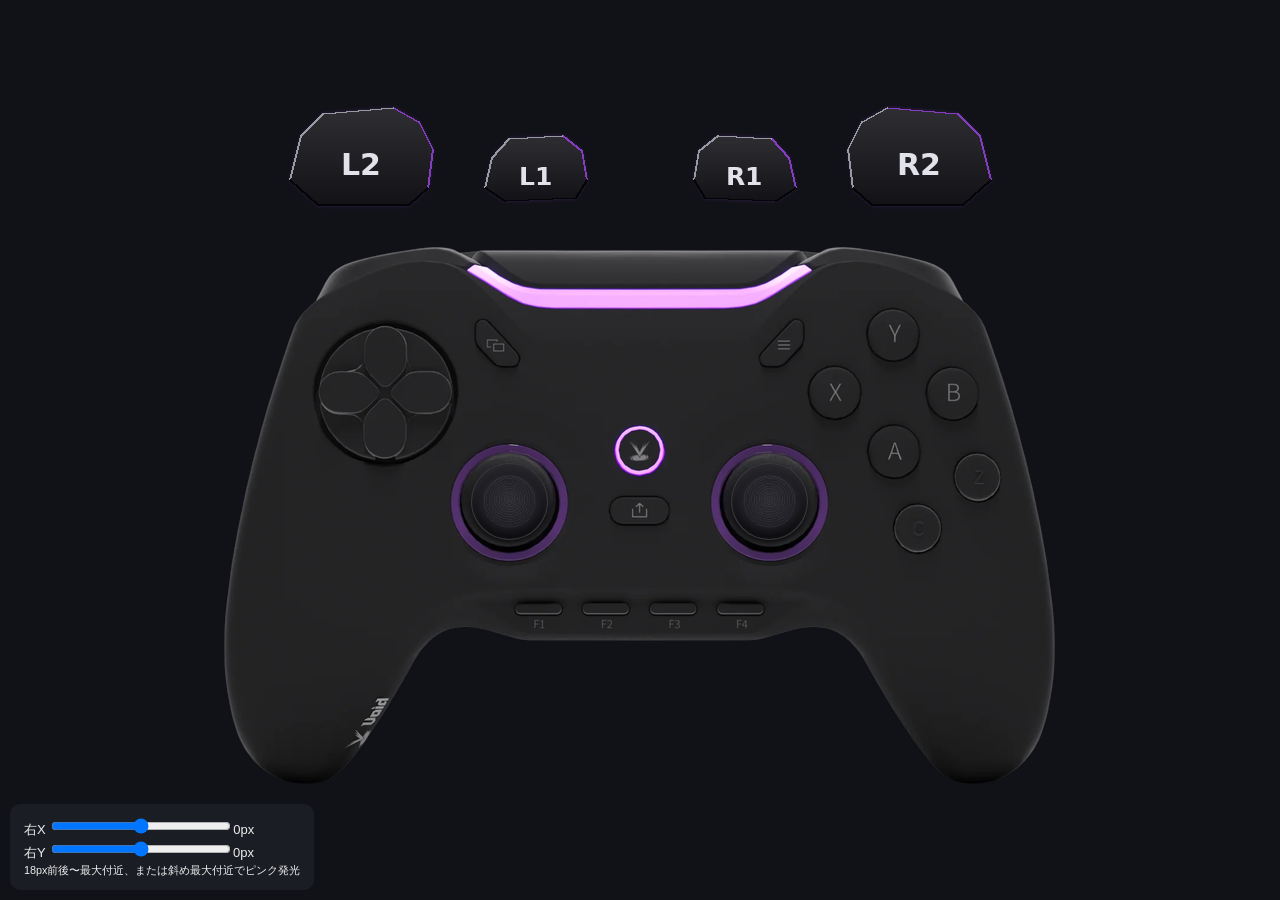
<file: index.html>
<!doctype html>
<html lang="ja">
<head>
<meta charset="utf-8">
<title>VOID GENESIS GPV v9 Preview</title>
<style>
html,body{margin:0;width:100%;height:100%;background:#111218;overflow:hidden;font-family:Arial,sans-serif}
.host{position:absolute;left:50%;top:50%;width:1000px;height:750px;transform:translate(-50%,-50%)}
.panel{position:fixed;left:10px;bottom:10px;background:#1b1d24;color:#eee;padding:12px 14px;border-radius:10px;font-size:13px;z-index:100}
.panel input{width:180px}
</style>
<link rel="stylesheet" href="./void-genesis-gamepadviewer.css">
</head>
<body>
<div class="host">
  <div class="controller custom">
    <div class="triggers"><div class="trigger left"></div><div class="trigger right"></div></div>
    <div class="bumpers"><div class="bumper left"></div><div class="bumper right"></div></div>
    <div class="arrows"><div class="back"></div><div class="start"></div></div>
    <div class="abxy"><div class="button a"></div><div class="button b"></div><div class="button x"></div><div class="button y"></div></div>
    <div class="sticks"><div class="stick left"></div><div class="stick right" id="rstick"></div></div>
    <div class="dpad"><div class="face up"></div><div class="face down"></div><div class="face left"></div><div class="face right"></div></div>
  </div>
</div>
<div class="panel">
  右X <input id="rx" type="range" min="-22" max="22" step=".1" value="0"><span id="rxv">0</span>px<br>
  右Y <input id="ry" type="range" min="-22" max="22" step=".1" value="0"><span id="ryv">0</span>px<br>
  <small>18px前後〜最大付近、または斜め最大付近でピンク発光</small>
</div>
<script>
const r=document.getElementById('rstick');
const rx=document.getElementById('rx'), ry=document.getElementById('ry');
function update(){
  r.style.marginLeft=Number(rx.value)+'px';
  r.style.marginTop=Number(ry.value)+'px';
  r.style.transform=`rotateX(${-Number(ry.value)}deg) rotateY(${Number(rx.value)}deg)`;
  rxv.textContent=rx.value; ryv.textContent=ry.value;
}
rx.oninput=ry.oninput=update; update();
</script>
</body>
</html>
</file>
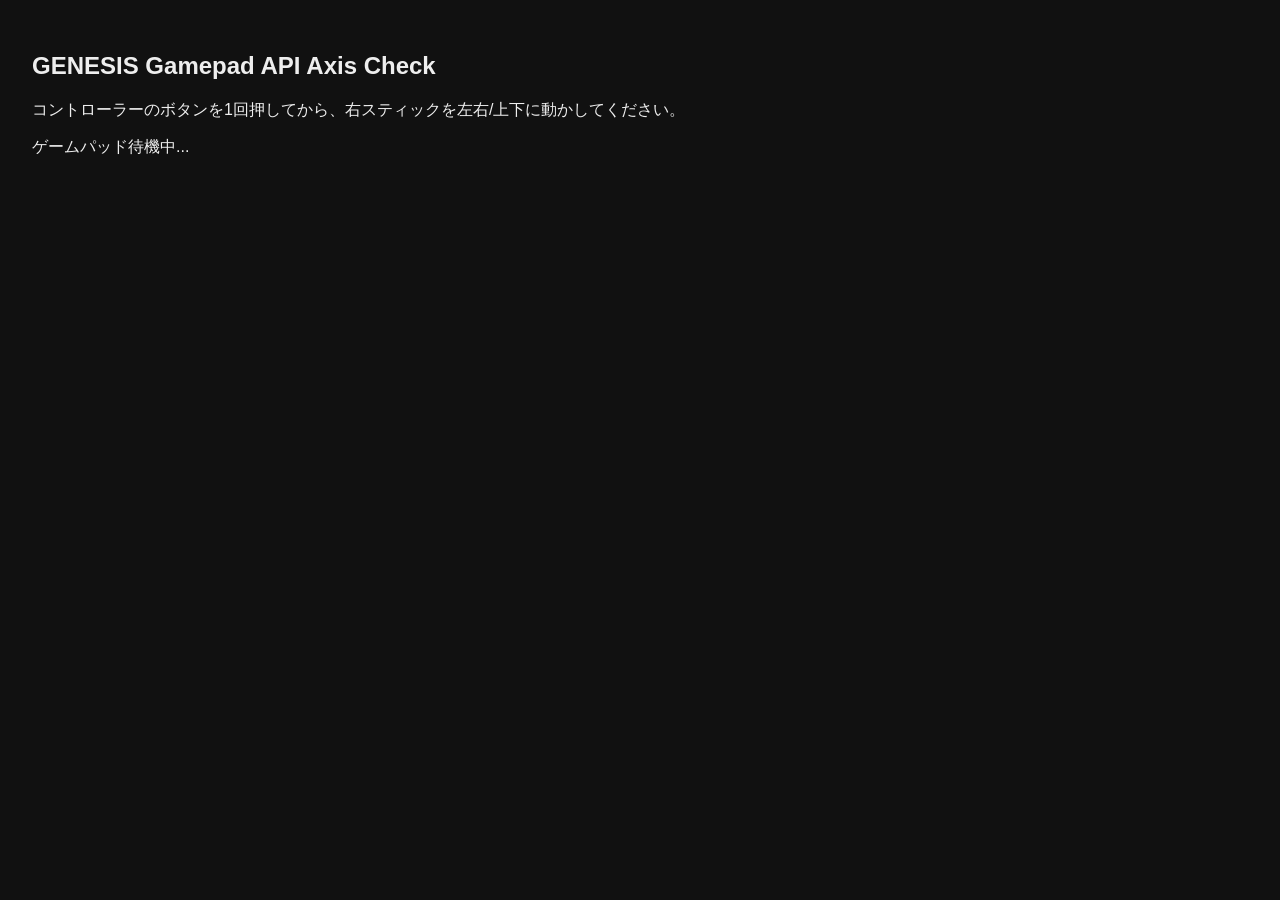
<file: axis-check.html>
<!doctype html>
<html lang="ja">
<head><meta charset="utf-8"><title>GENESIS Axis Check</title>
<style>
body{font-family:Arial,sans-serif;background:#111;color:#eee;padding:24px}
.row{display:flex;align-items:center;gap:12px;margin:10px 0}
.name{width:70px}.bar{width:420px;height:20px;background:#333;position:relative;border-radius:10px;overflow:hidden}
.fill{position:absolute;left:50%;top:0;height:100%;width:0;background:#c75cff}
.val{width:100px;font-family:monospace}
</style></head>
<body>
<h2>GENESIS Gamepad API Axis Check</h2>
<p>コントローラーのボタンを1回押してから、右スティックを左右/上下に動かしてください。</p>
<div id="info">ゲームパッド待機中...</div>
<div id="axes"></div>
<script>
function frame(){
 const pads=navigator.getGamepads?navigator.getGamepads():[];
 const g=[...pads].find(Boolean);
 if(g){
   document.getElementById('info').textContent=g.id+' / mapping: '+g.mapping;
   const host=document.getElementById('axes');
   if(host.children.length!==g.axes.length){
     host.innerHTML='';
     g.axes.forEach((_,i)=>{
       const row=document.createElement('div'); row.className='row';
       row.innerHTML='<div class="name">Axis '+i+'</div><div class="bar"><div class="fill"></div></div><div class="val"></div>';
       host.appendChild(row);
     });
   }
   [...host.children].forEach((row,i)=>{
     const v=g.axes[i]||0;
     const fill=row.querySelector('.fill');
     if(v>=0){fill.style.left='50%';fill.style.width=(v*50)+'%'}
     else{fill.style.left=(50+v*50)+'%';fill.style.width=(-v*50)+'%'}
     row.querySelector('.val').textContent=v.toFixed(4);
   });
 }
 requestAnimationFrame(frame);
}
frame();
</script></body></html>
</file>
<file: void-genesis-gamepadviewer.css>
/*
  VOID Gaming GENESIS / GamePad Viewer Skin v9
  ------------------------------------------------------------
  Designed from the user's real front-view GENESIS image. v6 uses GamePad Viewer's native controller centering.
  Canvas: 1000 x 750
  Input model: standard XInput / Gamepad Viewer custom skin DOM.
  L2/R2: analog intensity glow
  L1/R1: pressed glow
  L3/R3: the CENTER of the thumb cap glows when stick-click is pressed.
*/

.controller.custom {
    width: 1000px;
    height: 750px;
    background: url("./genesis-base.png?v=9") 0 0 / 1000px 750px no-repeat;
    overflow: visible;
    opacity: 1 !important;
    filter: none !important;
    -webkit-filter: none !important;
}

.controller.custom.disconnected,
.custom.disconnected {
    opacity: 1 !important;
    filter: none !important;
    -webkit-filter: none !important;
}
.custom.disconnected > div {
    display: none !important;
}

/* Hide GamePad Viewer's built-in player quadrant. */
.custom .quadrant {
    display: none !important;
}

/* =========================
   L2 / R2 analog triggers
   ========================= */
.custom .triggers {
    position: absolute;
    left: 0;
    top: 0;
    width: 1000px;
    height: 158.33px;
    pointer-events: none;
}
.custom .trigger {
    position: absolute;
    margin: 0 !important;
    float: none !important;
    opacity: 0;
    box-sizing: border-box;
    background:
      radial-gradient(circle at 50% 58%, rgba(229,188,255,.95) 0 8%, rgba(170,74,255,.78) 34%, rgba(72,29,111,.25) 70%, transparent 72%),
      linear-gradient(180deg, rgba(255,255,255,.15), rgba(148,59,225,.38));
    border: 2.50px solid rgba(230,183,255,.96);
    filter: drop-shadow(0 0 7.50px rgba(185,82,255,.95))
            drop-shadow(0 0 16.67px rgba(148,60,255,.58));
    color: #fff;
}
.custom .trigger::after {
    position: absolute;
    inset: 0;
    display: grid;
    place-items: center;
    font: 700 30px/1 Arial, sans-serif;
    color: #fff;
    text-shadow: 0 0 5.83px #d99bff, 0 0 13.33px #a94cff;
}
.custom .trigger.left {
    left: 150px;
    top: 32px;
    width: 141.67px;
    height: 100px;
    clip-path: polygon(8% 73%, 14% 28%, 28% 7%, 73% 2%, 90% 16%, 100% 43%, 96% 82%, 82% 98%, 20% 98%);
    border-radius: 20px;
}
.custom .trigger.right {
    left: 708.33px;
    top: 32px;
    width: 141.67px;
    height: 100px;
    clip-path: polygon(4% 82%, 0 43%, 10% 16%, 27% 2%, 72% 7%, 86% 28%, 92% 73%, 80% 98%, 18% 98%);
    border-radius: 20px;
}
.custom .trigger.left::after { content: "L2"; }
.custom .trigger.right::after { content: "R2"; }

/* =========================
   L1 / R1 bumpers
   ========================= */
.custom .bumpers {
    position: absolute;
    left: 0;
    top: 0;
    width: 1000px;
    height: 158.33px;
    pointer-events: none;
}
.custom .bumper {
    position: absolute;
    margin: 0 !important;
    float: none !important;
    opacity: 0;
    box-sizing: border-box;
    background:
      radial-gradient(circle at 50% 60%, rgba(232,196,255,.90) 0 6%, rgba(170,76,255,.72) 33%, rgba(80,30,123,.18) 72%, transparent 73%),
      linear-gradient(180deg, rgba(255,255,255,.16), rgba(149,58,229,.36));
    border: 2.50px solid rgba(229,185,255,.94);
    filter: drop-shadow(0 0 7.50px rgba(185,82,255,.95))
            drop-shadow(0 0 14.17px rgba(148,60,255,.55));
    color: #fff;
}
.custom .bumper::after {
    position: absolute;
    inset: 0;
    display: grid;
    place-items: center;
    font: 700 25px/1 Arial, sans-serif;
    color: white;
    text-shadow: 0 0 5.83px #d99bff, 0 0 11.67px #a94cff;
}
.custom .bumper.left {
    left: 345px;
    top: 60px;
    width: 100.83px;
    height: 66.67px;
    clip-path: polygon(2% 80%, 8% 32%, 25% 8%, 77% 3%, 95% 25%, 100% 68%, 89% 95%, 18% 98%);
    transform: none !important;
}
.custom .bumper.right {
    left: 554.17px;
    top: 60px;
    width: 100.83px;
    height: 66.67px;
    clip-path: polygon(0 68%, 5% 25%, 23% 3%, 75% 8%, 92% 32%, 98% 80%, 82% 98%, 11% 95%);
}
.custom .bumper.left::after { content: "L1"; }
.custom .bumper.right::after { content: "R1"; }
.custom .bumper.pressed {
    opacity: 1;
}

/* =========================
   VIEW / MENU
   ========================= */
.custom .arrows {
    position: absolute;
    left: 335.83px;
    top: 263.33px;
    width: 328.33px;
    height: 45px;
}
.custom .back,
.custom .start {
    position: absolute;
    float: none !important;
    width: 46.67px;
    height: 45px;
    margin: 0 !important;
    opacity: 0;
    border-radius: 15px;
    background: radial-gradient(circle, rgba(226,183,255,.95), rgba(166,70,255,.62) 50%, transparent 72%);
    filter: drop-shadow(0 0 8.33px rgba(171,78,255,.9));
}
.custom .back { left: 0; top: 0; }
.custom .start { right: 0; top: 0; }
.custom .back.pressed,
.custom .start.pressed {
    opacity: 1;
}

/* =========================
   A B X Y
   ========================= */
.custom .abxy {
    position: absolute;
    left: 671.67px;
    top: 240px;
    width: 172.50px;
    height: 170.83px;
}
.custom .button {
    position: absolute;
    width: 48.33px;
    height: 48.33px;
    margin: 0 !important;
    opacity: 0;
    border-radius: 50%;
    box-sizing: border-box;
    background: radial-gradient(circle at 45% 40%, rgba(242,218,255,.96) 0 8%, rgba(183,95,255,.82) 25%, rgba(111,47,176,.57) 50%, rgba(54,22,87,.2) 68%, transparent 71%);
    border: 1.67px solid rgba(232,194,255,.9);
    filter: drop-shadow(0 0 7.50px rgba(176,82,255,.9));
}
.custom .button::after {
    position: absolute;
    inset: 0;
    display: grid;
    place-items: center;
    font: 600 17.50px/1 Arial, sans-serif;
    color: #fff;
    text-shadow: 0 0 5.83px #e0b3ff, 0 0 10.83px #a94cff;
}
.custom .button.pressed {
    opacity: 1;
    transform: translateY(1.67px);
}
.custom .y { left: 61.67px; top: 0; }
.custom .x { left: 0; top: 50.83px; }
.custom .b { right: 0; top: 50.83px; }
.custom .a { left: 61.67px; top: 102.50px; }
.custom .y::after { content: "Y"; }
.custom .x::after { content: "X"; }
.custom .b::after { content: "B"; }
.custom .a::after { content: "A"; }

/* =========================
   Thumbsticks
   Actual caps are functional elements so they visibly move.
   Only the center lights on L3 / R3.
   ========================= */
.custom .sticks {
    position: absolute;
    left: 331px;
    top: 388px;
    width: 337px;
    height: 77px;
}
.custom .stick {
    position: absolute;
    width: 77px;
    height: 77px;
    border-radius: 50%;
    box-sizing: border-box;
    transition: box-shadow .08s ease, filter .08s ease, border-color .08s ease, background .08s ease;
    background:
      radial-gradient(circle at 49% 45%, rgba(52,52,58,.92) 0 10%, rgba(38,38,43,.98) 28%, rgba(28,28,33,1) 59%, rgba(11,11,14,1) 100%);
    border: 1.67px solid rgba(58,58,67,.95);
    box-shadow:
      inset 0 3.33px 7.50px rgba(255,255,255,.08),
      inset 0 -6.67px 10px rgba(0,0,0,.48),
      0 4.17px 6.67px rgba(0,0,0,.55);
}
.custom .stick::before {
    content: "";
    position: absolute;
    inset: 10.83px;
    border-radius: 50%;
    background:
      repeating-radial-gradient(circle at 50% 45%, rgba(255,255,255,.035) 0 0.83px, rgba(0,0,0,.025) 0.83px 2.50px),
      radial-gradient(circle at 50% 47%, #2d2d33 0%, #202026 68%, #17171c 100%);
    box-shadow: inset 0 1.67px 4.17px rgba(255,255,255,.07);
}
.custom .stick::after {
    content: "";
    position: absolute;
    left: 50%;
    top: 50%;
    width: 34px;
    height: 34px;
    transform: translate(-50%,-50%);
    border-radius: 50%;
    opacity: 0;
    box-sizing: border-box;
    border: 2.50px solid rgba(237,196,255,.98);
    background: radial-gradient(circle, rgba(213,144,255,.42) 0 22%, rgba(172,74,255,.33) 43%, transparent 68%);
    box-shadow:
      0 0 6.67px rgba(229,178,255,.98),
      0 0 15px rgba(181,76,255,.95),
      inset 0 0 9.17px rgba(194,91,255,.68);
}
.custom .stick.pressed::after {
    opacity: 1;
}
.custom .stick.left {
    left: 0;
    top: 0;
}
.custom .stick.right {
    top: calc(100% - 77px);
    left: calc(100% - 77px);
}

/* =========================
   D-pad
   ========================= */
.custom .dpad {
    position: absolute;
    left: 200px;
    top: 266.67px;
    width: 91.67px;
    height: 91.67px;
}
.custom .face {
    position: absolute;
    opacity: 0;
    box-sizing: border-box;
    background: radial-gradient(circle, rgba(229,193,255,.90), rgba(169,76,255,.68) 45%, rgba(84,34,130,.28) 67%, transparent 73%);
    filter: drop-shadow(0 0 7.50px rgba(177,80,255,.85));
}
.custom .face.pressed {
    opacity: 1;
}
.custom .face.up,
.custom .face.down {
    width: 36.67px;
    height: 45px;
    left: 27.50px;
    border-radius: 50% 50% 35% 35%;
}
.custom .face.left,
.custom .face.right {
    width: 45px;
    height: 36.67px;
    top: 27.50px;
    border-radius: 50% 35% 35% 50%;
}
.custom .face.up { top: 0; }
.custom .face.down { bottom: 0; transform: rotate(180deg); }
.custom .face.left { left: 0; }
.custom .face.right { right: 0; transform: rotate(180deg); }

/* GENESIS C/Z + F1-F4 are shown by the photographic base.
   GamePad Viewer exposes the standard browser/XInput button set only;
   extra GENESIS buttons light through whichever standard input they are mapped to. */

.custom .fstick,
.custom .trigger-button {
    display: none !important;
}



/* v9: robust near-100% stick pink glow */
.custom .stick[style*="margin-left: 18"],
.custom .stick[style*="margin-left: -18"],
.custom .stick[style*="margin-left: 19"],
.custom .stick[style*="margin-left: -19"],
.custom .stick[style*="margin-left: 20"],
.custom .stick[style*="margin-left: -20"],
.custom .stick[style*="margin-left: 21"],
.custom .stick[style*="margin-left: -21"],
.custom .stick[style*="margin-left: 22"],
.custom .stick[style*="margin-left: -22"],
.custom .stick[style*="margin-top: 18"],
.custom .stick[style*="margin-top: -18"],
.custom .stick[style*="margin-top: 19"],
.custom .stick[style*="margin-top: -19"],
.custom .stick[style*="margin-top: 20"],
.custom .stick[style*="margin-top: -20"],
.custom .stick[style*="margin-top: 21"],
.custom .stick[style*="margin-top: -21"],
.custom .stick[style*="margin-top: 22"],
.custom .stick[style*="margin-top: -22"],
.custom .stick[style*="margin-left: 13"][style*="margin-top: 13"],
.custom .stick[style*="margin-left: 13"][style*="margin-top: -13"],
.custom .stick[style*="margin-left: -13"][style*="margin-top: 13"],
.custom .stick[style*="margin-left: -13"][style*="margin-top: -13"],
.custom .stick[style*="margin-left: 13"][style*="margin-top: 14"],
.custom .stick[style*="margin-left: 13"][style*="margin-top: -14"],
.custom .stick[style*="margin-left: -13"][style*="margin-top: 14"],
.custom .stick[style*="margin-left: -13"][style*="margin-top: -14"],
.custom .stick[style*="margin-left: 13"][style*="margin-top: 15"],
.custom .stick[style*="margin-left: 13"][style*="margin-top: -15"],
.custom .stick[style*="margin-left: -13"][style*="margin-top: 15"],
.custom .stick[style*="margin-left: -13"][style*="margin-top: -15"],
.custom .stick[style*="margin-left: 13"][style*="margin-top: 16"],
.custom .stick[style*="margin-left: 13"][style*="margin-top: -16"],
.custom .stick[style*="margin-left: -13"][style*="margin-top: 16"],
.custom .stick[style*="margin-left: -13"][style*="margin-top: -16"],
.custom .stick[style*="margin-left: 13"][style*="margin-top: 17"],
.custom .stick[style*="margin-left: 13"][style*="margin-top: -17"],
.custom .stick[style*="margin-left: -13"][style*="margin-top: 17"],
.custom .stick[style*="margin-left: -13"][style*="margin-top: -17"],
.custom .stick[style*="margin-left: 14"][style*="margin-top: 13"],
.custom .stick[style*="margin-left: 14"][style*="margin-top: -13"],
.custom .stick[style*="margin-left: -14"][style*="margin-top: 13"],
.custom .stick[style*="margin-left: -14"][style*="margin-top: -13"],
.custom .stick[style*="margin-left: 14"][style*="margin-top: 14"],
.custom .stick[style*="margin-left: 14"][style*="margin-top: -14"],
.custom .stick[style*="margin-left: -14"][style*="margin-top: 14"],
.custom .stick[style*="margin-left: -14"][style*="margin-top: -14"],
.custom .stick[style*="margin-left: 14"][style*="margin-top: 15"],
.custom .stick[style*="margin-left: 14"][style*="margin-top: -15"],
.custom .stick[style*="margin-left: -14"][style*="margin-top: 15"],
.custom .stick[style*="margin-left: -14"][style*="margin-top: -15"],
.custom .stick[style*="margin-left: 14"][style*="margin-top: 16"],
.custom .stick[style*="margin-left: 14"][style*="margin-top: -16"],
.custom .stick[style*="margin-left: -14"][style*="margin-top: 16"],
.custom .stick[style*="margin-left: -14"][style*="margin-top: -16"],
.custom .stick[style*="margin-left: 14"][style*="margin-top: 17"],
.custom .stick[style*="margin-left: 14"][style*="margin-top: -17"],
.custom .stick[style*="margin-left: -14"][style*="margin-top: 17"],
.custom .stick[style*="margin-left: -14"][style*="margin-top: -17"],
.custom .stick[style*="margin-left: 15"][style*="margin-top: 13"],
.custom .stick[style*="margin-left: 15"][style*="margin-top: -13"],
.custom .stick[style*="margin-left: -15"][style*="margin-top: 13"],
.custom .stick[style*="margin-left: -15"][style*="margin-top: -13"],
.custom .stick[style*="margin-left: 15"][style*="margin-top: 14"],
.custom .stick[style*="margin-left: 15"][style*="margin-top: -14"],
.custom .stick[style*="margin-left: -15"][style*="margin-top: 14"],
.custom .stick[style*="margin-left: -15"][style*="margin-top: -14"],
.custom .stick[style*="margin-left: 15"][style*="margin-top: 15"],
.custom .stick[style*="margin-left: 15"][style*="margin-top: -15"],
.custom .stick[style*="margin-left: -15"][style*="margin-top: 15"],
.custom .stick[style*="margin-left: -15"][style*="margin-top: -15"],
.custom .stick[style*="margin-left: 15"][style*="margin-top: 16"],
.custom .stick[style*="margin-left: 15"][style*="margin-top: -16"],
.custom .stick[style*="margin-left: -15"][style*="margin-top: 16"],
.custom .stick[style*="margin-left: -15"][style*="margin-top: -16"],
.custom .stick[style*="margin-left: 15"][style*="margin-top: 17"],
.custom .stick[style*="margin-left: 15"][style*="margin-top: -17"],
.custom .stick[style*="margin-left: -15"][style*="margin-top: 17"],
.custom .stick[style*="margin-left: -15"][style*="margin-top: -17"],
.custom .stick[style*="margin-left: 16"][style*="margin-top: 13"],
.custom .stick[style*="margin-left: 16"][style*="margin-top: -13"],
.custom .stick[style*="margin-left: -16"][style*="margin-top: 13"],
.custom .stick[style*="margin-left: -16"][style*="margin-top: -13"],
.custom .stick[style*="margin-left: 16"][style*="margin-top: 14"],
.custom .stick[style*="margin-left: 16"][style*="margin-top: -14"],
.custom .stick[style*="margin-left: -16"][style*="margin-top: 14"],
.custom .stick[style*="margin-left: -16"][style*="margin-top: -14"],
.custom .stick[style*="margin-left: 16"][style*="margin-top: 15"],
.custom .stick[style*="margin-left: 16"][style*="margin-top: -15"],
.custom .stick[style*="margin-left: -16"][style*="margin-top: 15"],
.custom .stick[style*="margin-left: -16"][style*="margin-top: -15"],
.custom .stick[style*="margin-left: 16"][style*="margin-top: 16"],
.custom .stick[style*="margin-left: 16"][style*="margin-top: -16"],
.custom .stick[style*="margin-left: -16"][style*="margin-top: 16"],
.custom .stick[style*="margin-left: -16"][style*="margin-top: -16"],
.custom .stick[style*="margin-left: 16"][style*="margin-top: 17"],
.custom .stick[style*="margin-left: 16"][style*="margin-top: -17"],
.custom .stick[style*="margin-left: -16"][style*="margin-top: 17"],
.custom .stick[style*="margin-left: -16"][style*="margin-top: -17"],
.custom .stick[style*="margin-left: 17"][style*="margin-top: 13"],
.custom .stick[style*="margin-left: 17"][style*="margin-top: -13"],
.custom .stick[style*="margin-left: -17"][style*="margin-top: 13"],
.custom .stick[style*="margin-left: -17"][style*="margin-top: -13"],
.custom .stick[style*="margin-left: 17"][style*="margin-top: 14"],
.custom .stick[style*="margin-left: 17"][style*="margin-top: -14"],
.custom .stick[style*="margin-left: -17"][style*="margin-top: 14"],
.custom .stick[style*="margin-left: -17"][style*="margin-top: -14"],
.custom .stick[style*="margin-left: 17"][style*="margin-top: 15"],
.custom .stick[style*="margin-left: 17"][style*="margin-top: -15"],
.custom .stick[style*="margin-left: -17"][style*="margin-top: 15"],
.custom .stick[style*="margin-left: -17"][style*="margin-top: -15"],
.custom .stick[style*="margin-left: 17"][style*="margin-top: 16"],
.custom .stick[style*="margin-left: 17"][style*="margin-top: -16"],
.custom .stick[style*="margin-left: -17"][style*="margin-top: 16"],
.custom .stick[style*="margin-left: -17"][style*="margin-top: -16"],
.custom .stick[style*="margin-left: 17"][style*="margin-top: 17"],
.custom .stick[style*="margin-left: 17"][style*="margin-top: -17"],
.custom .stick[style*="margin-left: -17"][style*="margin-top: 17"],
.custom .stick[style*="margin-left: -17"][style*="margin-top: -17"] {
    border-color: rgba(255, 196, 239, 1) !important;
    background:
      radial-gradient(circle at 49% 45%,
        rgba(255,225,247,.98) 0 9%,
        rgba(255,169,229,.98) 25%,
        rgba(255,100,207,.92) 48%,
        rgba(171,31,123,.78) 70%,
        rgba(63,10,46,.60) 100%) !important;
    box-shadow:
      inset 0 3px 8px rgba(255,255,255,.24),
      inset 0 -6px 11px rgba(0,0,0,.25),
      0 0 8px rgba(255,205,241,1),
      0 0 17px rgba(255,126,216,1),
      0 0 30px rgba(255,75,192,.95),
      0 0 46px rgba(255,57,181,.62) !important;
    filter:
      drop-shadow(0 0 9px rgba(255,171,229,1))
      drop-shadow(0 0 20px rgba(255,89,198,.96)) !important;
}

.custom .stick[style*="margin-left: 18"]::before,
.custom .stick[style*="margin-left: -18"]::before,
.custom .stick[style*="margin-left: 19"]::before,
.custom .stick[style*="margin-left: -19"]::before,
.custom .stick[style*="margin-left: 20"]::before,
.custom .stick[style*="margin-left: -20"]::before,
.custom .stick[style*="margin-left: 21"]::before,
.custom .stick[style*="margin-left: -21"]::before,
.custom .stick[style*="margin-left: 22"]::before,
.custom .stick[style*="margin-left: -22"]::before,
.custom .stick[style*="margin-top: 18"]::before,
.custom .stick[style*="margin-top: -18"]::before,
.custom .stick[style*="margin-top: 19"]::before,
.custom .stick[style*="margin-top: -19"]::before,
.custom .stick[style*="margin-top: 20"]::before,
.custom .stick[style*="margin-top: -20"]::before,
.custom .stick[style*="margin-top: 21"]::before,
.custom .stick[style*="margin-top: -21"]::before,
.custom .stick[style*="margin-top: 22"]::before,
.custom .stick[style*="margin-top: -22"]::before,
.custom .stick[style*="margin-left: 13"][style*="margin-top: 13"]::before,
.custom .stick[style*="margin-left: 13"][style*="margin-top: -13"]::before,
.custom .stick[style*="margin-left: -13"][style*="margin-top: 13"]::before,
.custom .stick[style*="margin-left: -13"][style*="margin-top: -13"]::before,
.custom .stick[style*="margin-left: 13"][style*="margin-top: 14"]::before,
.custom .stick[style*="margin-left: 13"][style*="margin-top: -14"]::before,
.custom .stick[style*="margin-left: -13"][style*="margin-top: 14"]::before,
.custom .stick[style*="margin-left: -13"][style*="margin-top: -14"]::before,
.custom .stick[style*="margin-left: 13"][style*="margin-top: 15"]::before,
.custom .stick[style*="margin-left: 13"][style*="margin-top: -15"]::before,
.custom .stick[style*="margin-left: -13"][style*="margin-top: 15"]::before,
.custom .stick[style*="margin-left: -13"][style*="margin-top: -15"]::before,
.custom .stick[style*="margin-left: 13"][style*="margin-top: 16"]::before,
.custom .stick[style*="margin-left: 13"][style*="margin-top: -16"]::before,
.custom .stick[style*="margin-left: -13"][style*="margin-top: 16"]::before,
.custom .stick[style*="margin-left: -13"][style*="margin-top: -16"]::before,
.custom .stick[style*="margin-left: 13"][style*="margin-top: 17"]::before,
.custom .stick[style*="margin-left: 13"][style*="margin-top: -17"]::before,
.custom .stick[style*="margin-left: -13"][style*="margin-top: 17"]::before,
.custom .stick[style*="margin-left: -13"][style*="margin-top: -17"]::before,
.custom .stick[style*="margin-left: 14"][style*="margin-top: 13"]::before,
.custom .stick[style*="margin-left: 14"][style*="margin-top: -13"]::before,
.custom .stick[style*="margin-left: -14"][style*="margin-top: 13"]::before,
.custom .stick[style*="margin-left: -14"][style*="margin-top: -13"]::before,
.custom .stick[style*="margin-left: 14"][style*="margin-top: 14"]::before,
.custom .stick[style*="margin-left: 14"][style*="margin-top: -14"]::before,
.custom .stick[style*="margin-left: -14"][style*="margin-top: 14"]::before,
.custom .stick[style*="margin-left: -14"][style*="margin-top: -14"]::before,
.custom .stick[style*="margin-left: 14"][style*="margin-top: 15"]::before,
.custom .stick[style*="margin-left: 14"][style*="margin-top: -15"]::before,
.custom .stick[style*="margin-left: -14"][style*="margin-top: 15"]::before,
.custom .stick[style*="margin-left: -14"][style*="margin-top: -15"]::before,
.custom .stick[style*="margin-left: 14"][style*="margin-top: 16"]::before,
.custom .stick[style*="margin-left: 14"][style*="margin-top: -16"]::before,
.custom .stick[style*="margin-left: -14"][style*="margin-top: 16"]::before,
.custom .stick[style*="margin-left: -14"][style*="margin-top: -16"]::before,
.custom .stick[style*="margin-left: 14"][style*="margin-top: 17"]::before,
.custom .stick[style*="margin-left: 14"][style*="margin-top: -17"]::before,
.custom .stick[style*="margin-left: -14"][style*="margin-top: 17"]::before,
.custom .stick[style*="margin-left: -14"][style*="margin-top: -17"]::before,
.custom .stick[style*="margin-left: 15"][style*="margin-top: 13"]::before,
.custom .stick[style*="margin-left: 15"][style*="margin-top: -13"]::before,
.custom .stick[style*="margin-left: -15"][style*="margin-top: 13"]::before,
.custom .stick[style*="margin-left: -15"][style*="margin-top: -13"]::before,
.custom .stick[style*="margin-left: 15"][style*="margin-top: 14"]::before,
.custom .stick[style*="margin-left: 15"][style*="margin-top: -14"]::before,
.custom .stick[style*="margin-left: -15"][style*="margin-top: 14"]::before,
.custom .stick[style*="margin-left: -15"][style*="margin-top: -14"]::before,
.custom .stick[style*="margin-left: 15"][style*="margin-top: 15"]::before,
.custom .stick[style*="margin-left: 15"][style*="margin-top: -15"]::before,
.custom .stick[style*="margin-left: -15"][style*="margin-top: 15"]::before,
.custom .stick[style*="margin-left: -15"][style*="margin-top: -15"]::before,
.custom .stick[style*="margin-left: 15"][style*="margin-top: 16"]::before,
.custom .stick[style*="margin-left: 15"][style*="margin-top: -16"]::before,
.custom .stick[style*="margin-left: -15"][style*="margin-top: 16"]::before,
.custom .stick[style*="margin-left: -15"][style*="margin-top: -16"]::before,
.custom .stick[style*="margin-left: 15"][style*="margin-top: 17"]::before,
.custom .stick[style*="margin-left: 15"][style*="margin-top: -17"]::before,
.custom .stick[style*="margin-left: -15"][style*="margin-top: 17"]::before,
.custom .stick[style*="margin-left: -15"][style*="margin-top: -17"]::before,
.custom .stick[style*="margin-left: 16"][style*="margin-top: 13"]::before,
.custom .stick[style*="margin-left: 16"][style*="margin-top: -13"]::before,
.custom .stick[style*="margin-left: -16"][style*="margin-top: 13"]::before,
.custom .stick[style*="margin-left: -16"][style*="margin-top: -13"]::before,
.custom .stick[style*="margin-left: 16"][style*="margin-top: 14"]::before,
.custom .stick[style*="margin-left: 16"][style*="margin-top: -14"]::before,
.custom .stick[style*="margin-left: -16"][style*="margin-top: 14"]::before,
.custom .stick[style*="margin-left: -16"][style*="margin-top: -14"]::before,
.custom .stick[style*="margin-left: 16"][style*="margin-top: 15"]::before,
.custom .stick[style*="margin-left: 16"][style*="margin-top: -15"]::before,
.custom .stick[style*="margin-left: -16"][style*="margin-top: 15"]::before,
.custom .stick[style*="margin-left: -16"][style*="margin-top: -15"]::before,
.custom .stick[style*="margin-left: 16"][style*="margin-top: 16"]::before,
.custom .stick[style*="margin-left: 16"][style*="margin-top: -16"]::before,
.custom .stick[style*="margin-left: -16"][style*="margin-top: 16"]::before,
.custom .stick[style*="margin-left: -16"][style*="margin-top: -16"]::before,
.custom .stick[style*="margin-left: 16"][style*="margin-top: 17"]::before,
.custom .stick[style*="margin-left: 16"][style*="margin-top: -17"]::before,
.custom .stick[style*="margin-left: -16"][style*="margin-top: 17"]::before,
.custom .stick[style*="margin-left: -16"][style*="margin-top: -17"]::before,
.custom .stick[style*="margin-left: 17"][style*="margin-top: 13"]::before,
.custom .stick[style*="margin-left: 17"][style*="margin-top: -13"]::before,
.custom .stick[style*="margin-left: -17"][style*="margin-top: 13"]::before,
.custom .stick[style*="margin-left: -17"][style*="margin-top: -13"]::before,
.custom .stick[style*="margin-left: 17"][style*="margin-top: 14"]::before,
.custom .stick[style*="margin-left: 17"][style*="margin-top: -14"]::before,
.custom .stick[style*="margin-left: -17"][style*="margin-top: 14"]::before,
.custom .stick[style*="margin-left: -17"][style*="margin-top: -14"]::before,
.custom .stick[style*="margin-left: 17"][style*="margin-top: 15"]::before,
.custom .stick[style*="margin-left: 17"][style*="margin-top: -15"]::before,
.custom .stick[style*="margin-left: -17"][style*="margin-top: 15"]::before,
.custom .stick[style*="margin-left: -17"][style*="margin-top: -15"]::before,
.custom .stick[style*="margin-left: 17"][style*="margin-top: 16"]::before,
.custom .stick[style*="margin-left: 17"][style*="margin-top: -16"]::before,
.custom .stick[style*="margin-left: -17"][style*="margin-top: 16"]::before,
.custom .stick[style*="margin-left: -17"][style*="margin-top: -16"]::before,
.custom .stick[style*="margin-left: 17"][style*="margin-top: 17"]::before,
.custom .stick[style*="margin-left: 17"][style*="margin-top: -17"]::before,
.custom .stick[style*="margin-left: -17"][style*="margin-top: 17"]::before,
.custom .stick[style*="margin-left: -17"][style*="margin-top: -17"]::before {
    background:
      radial-gradient(circle,
        rgba(255,220,246,.96) 0 18%,
        rgba(255,131,215,.90) 36%,
        rgba(255,72,192,.62) 62%,
        rgba(62,11,46,.10) 100%) !important;
    box-shadow:
      inset 0 0 10px rgba(255,220,245,.50),
      0 0 10px rgba(255,163,227,.96),
      0 0 20px rgba(255,86,197,.90) !important;
}
</file>
